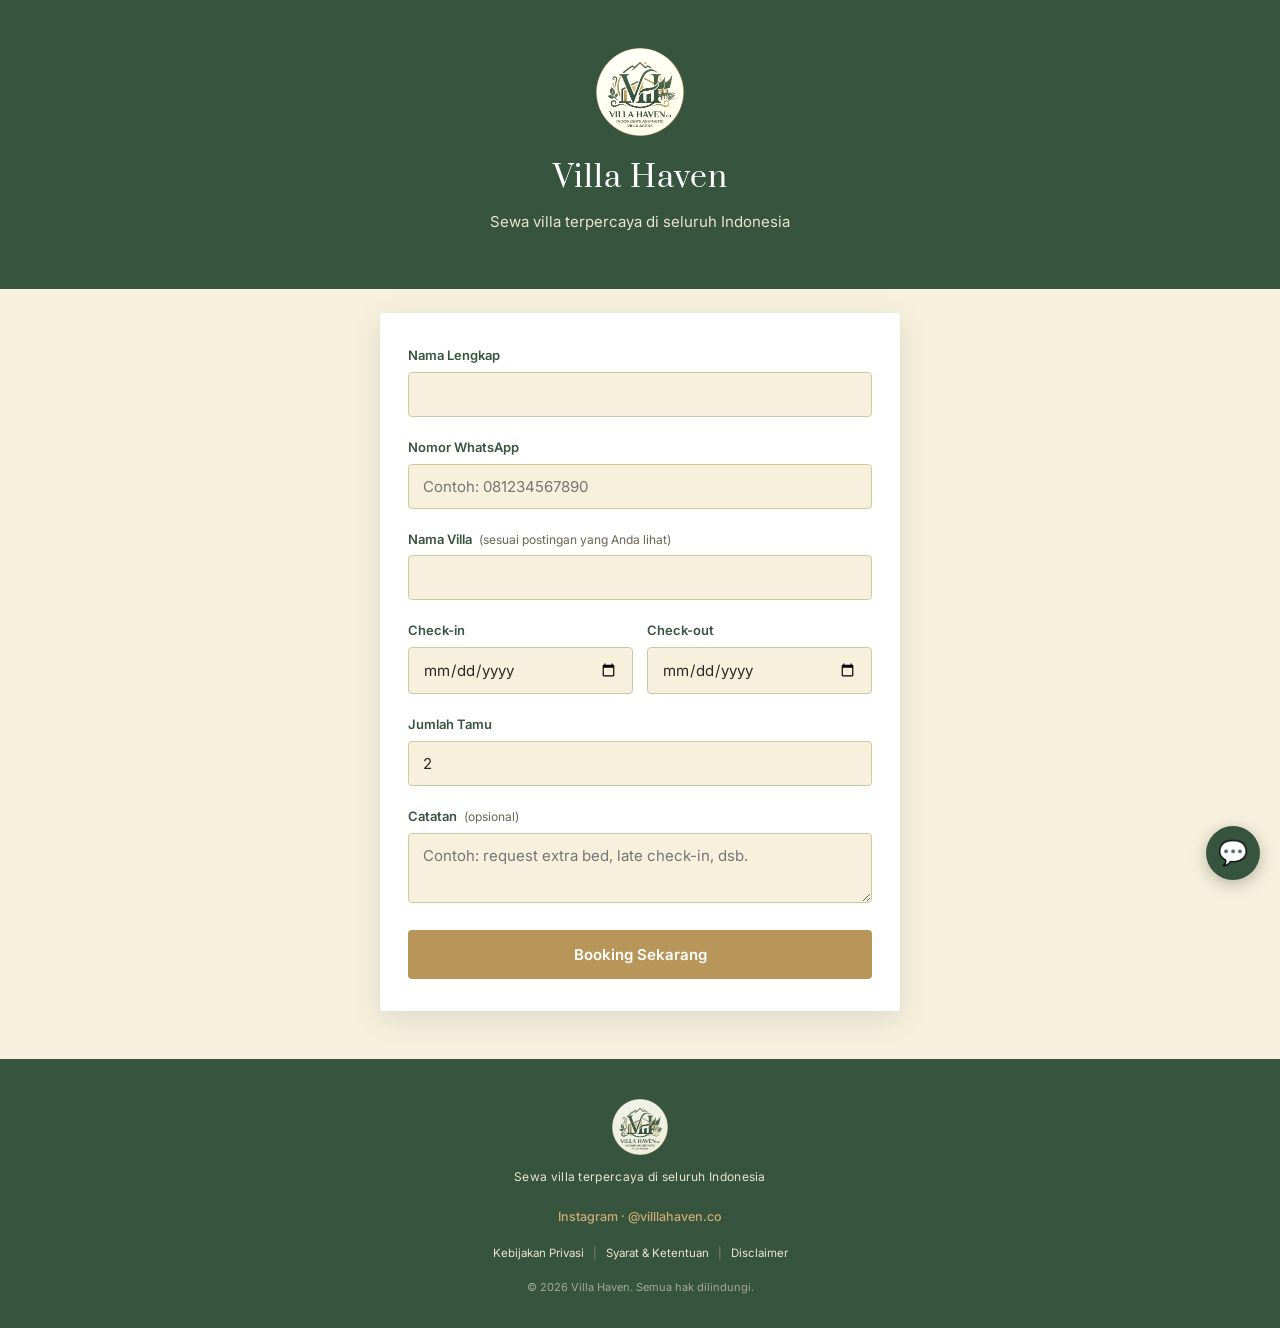
<file: index.html>
<!DOCTYPE html>
<html lang="id">
<head>
<meta charset="UTF-8">
<meta name="viewport" content="width=device-width, initial-scale=1.0">
<title>Villa Haven — Booking Villa</title>
<link rel="icon" href="logo.png">
<link rel="stylesheet" href="style.css">
</head>
<body>

<header class="header">
  <div class="wrap">
    <img src="logo.png" alt="Villa Haven" class="logo">
    <h1>Villa Haven</h1>
    <p>Sewa villa terpercaya di seluruh Indonesia</p>
  </div>
</header>

<main class="wrap">
  <form class="card" id="formBooking" novalidate>

    <div class="field">
      <label for="nama">Nama Lengkap</label>
      <input type="text" id="nama" name="nama" required>
      <div class="error-msg">Nama wajib diisi.</div>
    </div>

    <div class="field">
      <label for="whatsapp">Nomor WhatsApp</label>
      <input type="tel" id="whatsapp" name="whatsapp" placeholder="Contoh: 081234567890" required>
      <div class="error-msg">Nomor WhatsApp wajib diisi.</div>
    </div>

    <div class="field">
      <label for="villa">Nama Villa <span class="hint">(sesuai postingan yang Anda lihat)</span></label>
      <input type="text" id="villa" name="villa" required>
      <div class="error-msg">Nama villa wajib diisi.</div>
    </div>

    <div class="field-row">
      <div class="field">
        <label for="checkin">Check-in</label>
        <input type="date" id="checkin" name="checkin" required>
      </div>
      <div class="field">
        <label for="checkout">Check-out</label>
        <input type="date" id="checkout" name="checkout" required>
      </div>
    </div>
    <div class="error-msg" id="errorTanggal">Tanggal check-out harus setelah check-in.</div>

    <div class="field">
      <label for="tamu">Jumlah Tamu</label>
      <input type="number" id="tamu" name="tamu" min="1" value="2" required>
    </div>

    <div class="field">
      <label for="catatan">Catatan <span class="hint">(opsional)</span></label>
      <textarea id="catatan" name="catatan" placeholder="Contoh: request extra bed, late check-in, dsb."></textarea>
    </div>

    <button type="submit" class="btn">Booking Sekarang</button>
  </form>
</main>

<div id="global-footer"></div>

<a href="#" class="wa-float" id="waFloat" title="Chat Admin">💬</a>

<script src="config.js"></script>
<script src="footer.js"></script>
<script>
  // Tombol chat admin mengambang
  document.getElementById('waFloat').href =
    'https://wa.me/' + CONFIG.nomorWhatsApp + '?text=' + encodeURIComponent('Halo Villa Haven, saya mau tanya-tanya dulu.');

  // Validasi & submit form
  const form = document.getElementById('formBooking');
  form.addEventListener('submit', function (e) {
    e.preventDefault();

    let valid = true;
    document.querySelectorAll('.error-msg').forEach(el => el.style.display = 'none');

    const nama = document.getElementById('nama').value.trim();
    const wa = document.getElementById('whatsapp').value.trim();
    const villa = document.getElementById('villa').value.trim();
    const checkin = document.getElementById('checkin').value;
    const checkout = document.getElementById('checkout').value;
    const tamu = document.getElementById('tamu').value;
    const catatan = document.getElementById('catatan').value.trim();

    if (!nama) { showError('nama'); valid = false; }
    if (!wa) { showError('whatsapp'); valid = false; }
    if (!villa) { showError('villa'); valid = false; }
    if (checkin && checkout && new Date(checkout) <= new Date(checkin)) {
      document.getElementById('errorTanggal').style.display = 'block';
      valid = false;
    }

    if (!valid) return;

    function showError(id) {
      const field = document.getElementById(id);
      field.closest('.field').querySelector('.error-msg').style.display = 'block';
    }

    // Buat nomor booking otomatis: BK-YYYYMMDD-HHMM
    const now = new Date();
    const pad = n => String(n).padStart(2, '0');
    const noBooking = 'BK-' + now.getFullYear() + pad(now.getMonth()+1) + pad(now.getDate())
      + '-' + pad(now.getHours()) + pad(now.getMinutes());

    const data = { noBooking, nama, wa, villa, checkin, checkout, tamu, catatan };

    // Kirim notifikasi Telegram (kalau token sudah diisi di config.js)
    kirimNotifTelegram(data);

    // Pindah ke halaman invoice, data dititipkan lewat URL
    const params = new URLSearchParams(data).toString();
    window.location.href = 'invoice.html?' + params;
  });

  function kirimNotifTelegram(data) {
    if (!CONFIG.telegramBotToken || !CONFIG.telegramChatId) return; // dilewati kalau belum diisi

    const pesan =
      '🏡 *Booking Baru — Villa Haven*\n' +
      'No: ' + data.noBooking + '\n' +
      'Nama: ' + data.nama + '\n' +
      'WA: ' + data.wa + '\n' +
      'Villa: ' + data.villa + '\n' +
      'Check-in: ' + data.checkin + '\n' +
      'Check-out: ' + data.checkout + '\n' +
      'Tamu: ' + data.tamu + '\n' +
      'Catatan: ' + (data.catatan || '-');

    fetch('https://api.telegram.org/bot' + CONFIG.telegramBotToken + '/sendMessage', {
      method: 'POST',
      headers: { 'Content-Type': 'application/json' },
      body: JSON.stringify({
        chat_id: CONFIG.telegramChatId,
        text: pesan,
        parse_mode: 'Markdown'
      })
    }).catch(() => { /* diamkan kalau gagal, tidak boleh menghambat proses booking */ });
  }
</script>

</body>
</html>
</file>
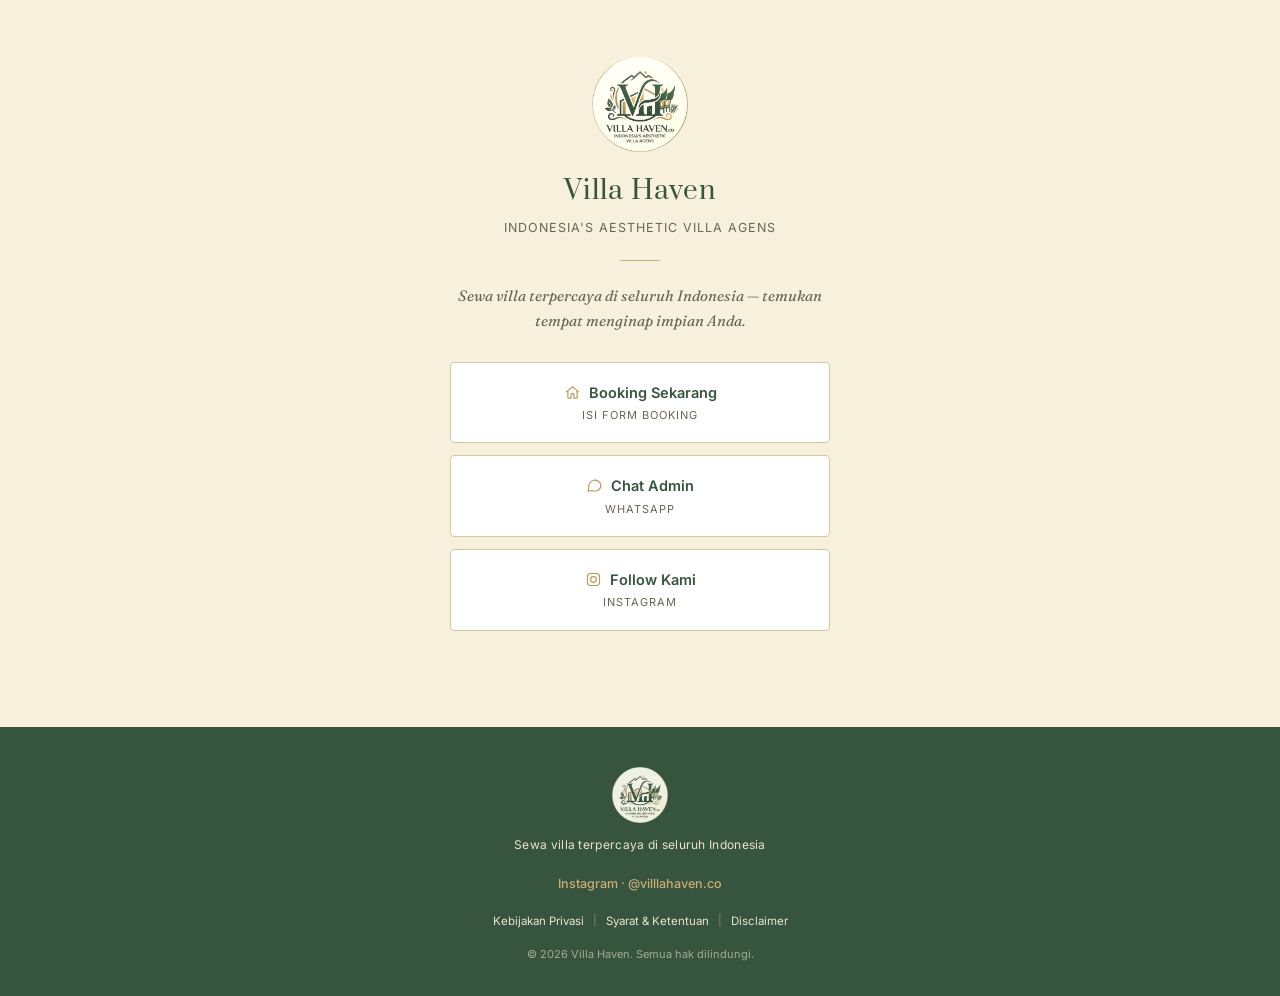
<file: bio.html>
<!DOCTYPE html>
<html lang="id">
<head>
<meta charset="UTF-8">
<meta name="viewport" content="width=device-width, initial-scale=1.0">
<title>Villa Haven — Link</title>
<link rel="icon" href="logo.png">
<link rel="stylesheet" href="style.css">
</head>
<body>

<main class="bio-main">
  <img src="logo.png" alt="Villa Haven" class="logo">
  <h1>Villa Haven</h1>
  <p class="tagline">Indonesia's Aesthetic Villa Agens</p>
  <div class="divider"></div>
  <p class="statement">Sewa villa terpercaya di seluruh Indonesia — temukan tempat menginap impian Anda.</p>

  <div class="bio-links">
    <a href="index.html" class="bio-link">
      <span class="t"><svg class="bio-icon" viewBox="0 0 24 24" fill="none" stroke="currentColor" stroke-width="1.6"><path d="M3 11.5 12 4l9 7.5"/><path d="M5.5 10v9a1 1 0 0 0 1 1H10v-5.5a1 1 0 0 1 1-1h2a1 1 0 0 1 1 1V20h3.5a1 1 0 0 0 1-1v-9"/></svg>Booking Sekarang</span>
      <span class="s">Isi Form Booking</span>
    </a>

    <a href="#" id="linkWa" class="bio-link" target="_blank" rel="noopener noreferrer">
      <span class="t"><svg class="bio-icon" viewBox="0 0 24 24" fill="none" stroke="currentColor" stroke-width="1.6"><path d="M21 11.5a8.5 8.5 0 0 1-12.36 7.57L3 20l1.02-5.4A8.5 8.5 0 1 1 21 11.5Z"/></svg>Chat Admin</span>
      <span class="s">WhatsApp</span>
    </a>

    <a href="#" id="linkIg" class="bio-link" target="_blank" rel="noopener noreferrer">
      <span class="t"><svg class="bio-icon" viewBox="0 0 24 24" fill="none" stroke="currentColor" stroke-width="1.6"><rect x="3.5" y="3.5" width="17" height="17" rx="4.5"/><circle cx="12" cy="12" r="4"/><circle cx="17" cy="7" r="0.6" fill="currentColor" stroke="none"/></svg>Follow Kami</span>
      <span class="s">Instagram</span>
    </a>
  </div>
</main>

<div id="global-footer"></div>

<script src="config.js"></script>
<script src="footer.js"></script>
<script>
  document.getElementById('linkWa').href =
    'https://wa.me/' + CONFIG.nomorWhatsApp + '?text=' + encodeURIComponent('Halo Villa Haven, saya mau tanya-tanya dulu.');
  document.getElementById('linkIg').href = 'https://instagram.com/' + CONFIG.instagramUsername;
</script>

</body>
</html>
</file>
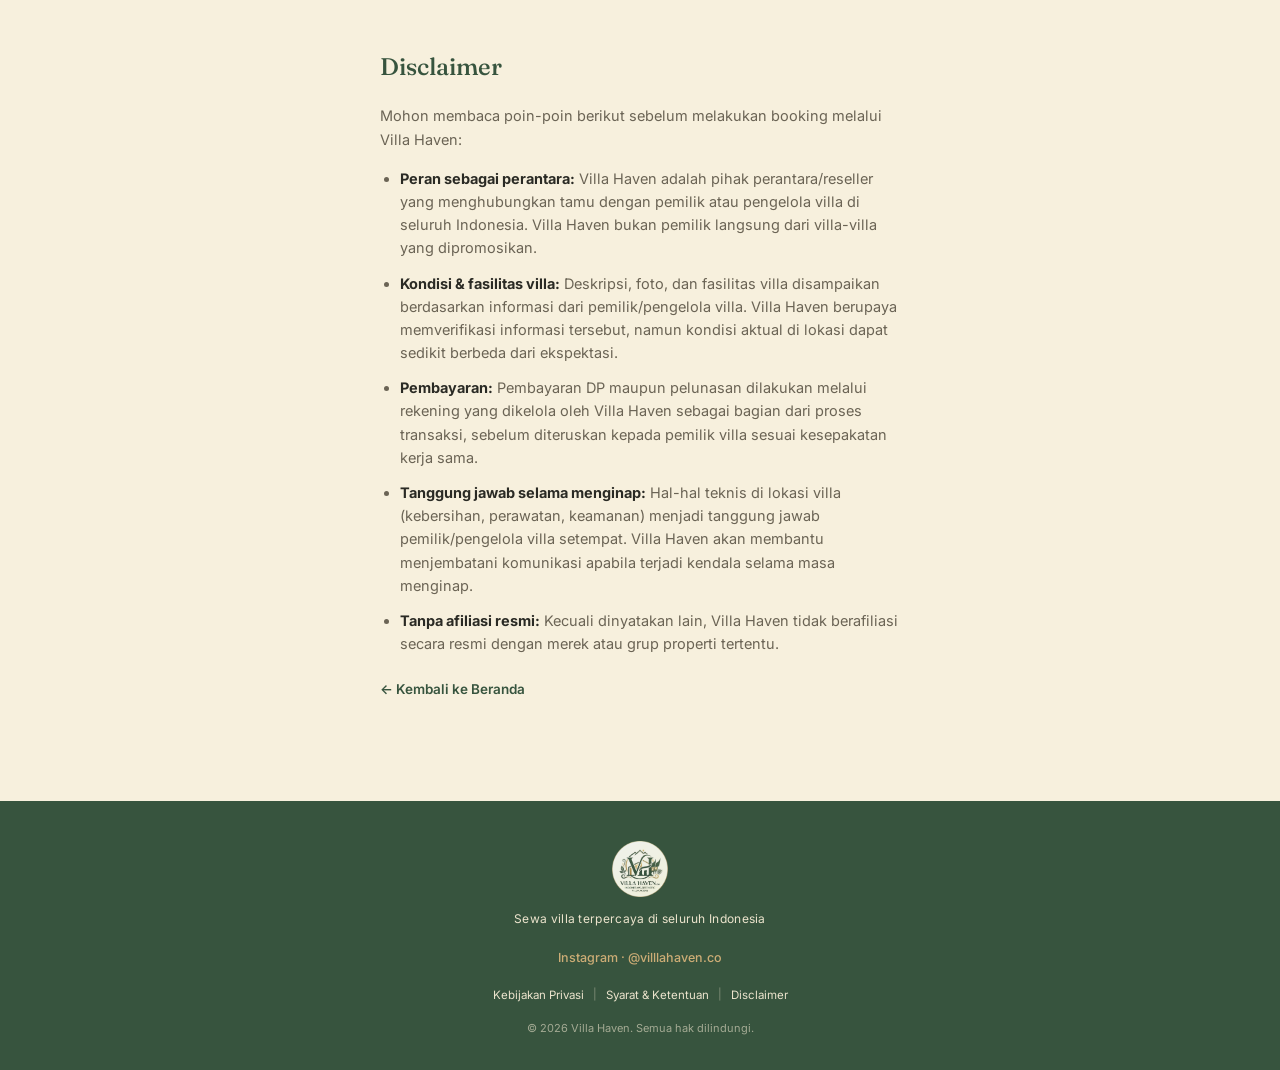
<file: disclaimer.html>
<!DOCTYPE html>
<html lang="id">
<head>
<meta charset="UTF-8">
<meta name="viewport" content="width=device-width, initial-scale=1.0">
<title>Disclaimer — Villa Haven</title>
<link rel="icon" href="logo.png">
<link rel="stylesheet" href="style.css">
</head>
<body>

<main class="policy-main">
  <h2>Disclaimer</h2>
  <p>Mohon membaca poin-poin berikut sebelum melakukan booking melalui Villa Haven:</p>

  <ul>
    <li><strong>Peran sebagai perantara:</strong> Villa Haven adalah pihak perantara/reseller yang menghubungkan tamu dengan pemilik atau pengelola villa di seluruh Indonesia. Villa Haven bukan pemilik langsung dari villa-villa yang dipromosikan.</li>
    <li><strong>Kondisi &amp; fasilitas villa:</strong> Deskripsi, foto, dan fasilitas villa disampaikan berdasarkan informasi dari pemilik/pengelola villa. Villa Haven berupaya memverifikasi informasi tersebut, namun kondisi aktual di lokasi dapat sedikit berbeda dari ekspektasi.</li>
    <li><strong>Pembayaran:</strong> Pembayaran DP maupun pelunasan dilakukan melalui rekening yang dikelola oleh Villa Haven sebagai bagian dari proses transaksi, sebelum diteruskan kepada pemilik villa sesuai kesepakatan kerja sama.</li>
    <li><strong>Tanggung jawab selama menginap:</strong> Hal-hal teknis di lokasi villa (kebersihan, perawatan, keamanan) menjadi tanggung jawab pemilik/pengelola villa setempat. Villa Haven akan membantu menjembatani komunikasi apabila terjadi kendala selama masa menginap.</li>
    <li><strong>Tanpa afiliasi resmi:</strong> Kecuali dinyatakan lain, Villa Haven tidak berafiliasi secara resmi dengan merek atau grup properti tertentu.</li>
  </ul>

  <a href="bio.html" class="policy-back">← Kembali ke Beranda</a>
</main>

<div id="global-footer"></div>
<script src="config.js"></script>
<script src="footer.js"></script>
</body>
</html>
</file>
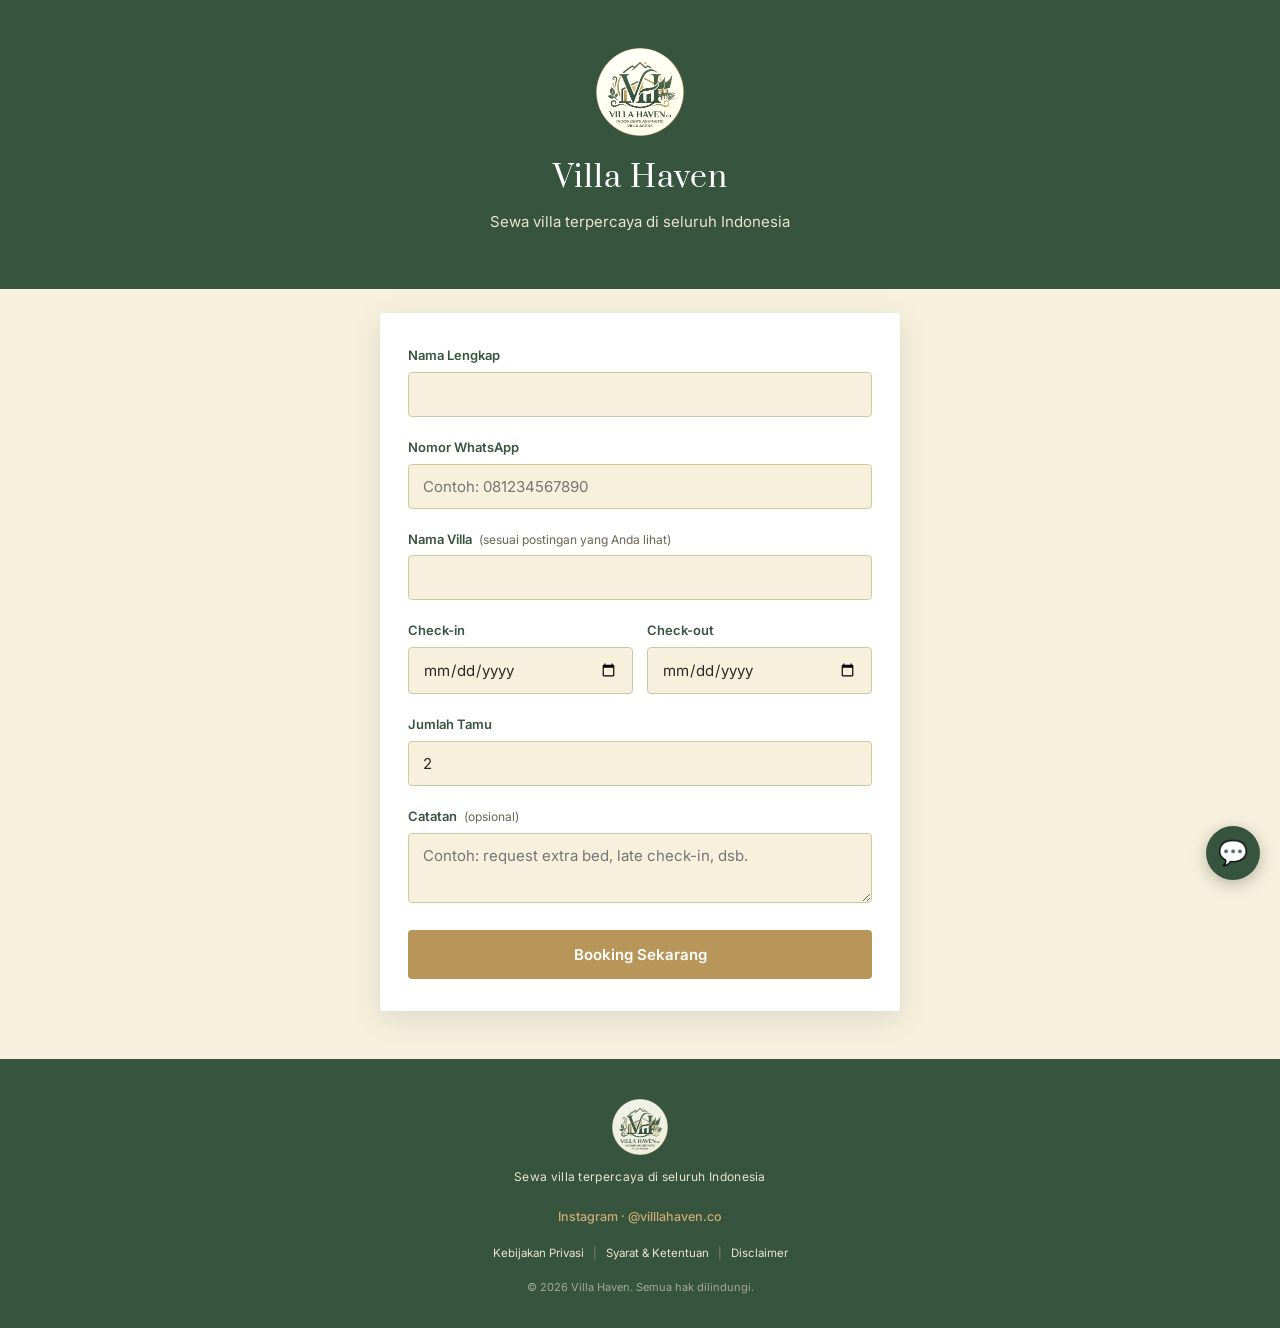
<file: invoice.html>
<!DOCTYPE html>
<html lang="id">
<head>
<meta charset="UTF-8">
<meta name="viewport" content="width=device-width, initial-scale=1.0">
<title>Booking Diterima — Villa Haven</title>
<link rel="icon" href="logo.png">
<link rel="stylesheet" href="style.css">
</head>
<body>

<header class="header">
  <div class="wrap">
    <img src="logo.png" alt="Villa Haven" class="logo">
    <h1>Villa Haven</h1>
  </div>
</header>

<main class="wrap">
  <div class="invoice-header">
    <div class="check">✓</div>
    <h2>Booking Anda Diterima</h2>
    <p style="color:var(--teks-lembut); margin-top:8px;">Simpan nomor booking ini sebagai referensi.</p>
  </div>

  <div class="invoice-box" id="isiInvoice">
    <div class="invoice-no" id="noBooking">—</div>
    <div class="row"><span>Nama</span><span id="dNama">—</span></div>
    <div class="row"><span>WhatsApp</span><span id="dWa">—</span></div>
    <div class="row"><span>Villa</span><span id="dVilla">—</span></div>
    <div class="row"><span>Check-in</span><span id="dCheckin">—</span></div>
    <div class="row"><span>Check-out</span><span id="dCheckout">—</span></div>
    <div class="row"><span>Jumlah Tamu</span><span id="dTamu">—</span></div>
    <div class="row" id="rowCatatan"><span>Catatan</span><span id="dCatatan">—</span></div>

    <div class="pay-box">
      <div class="label">Transfer DP 50% ke rekening</div>
      <div class="value" id="payBank">—</div>
      <div class="value" id="payNorek">—</div>
      <div class="label" style="margin-top:4px;" id="payAn">—</div>
    </div>

    <p style="font-size:13px; color:var(--teks-lembut); margin-top:16px;">
      Admin akan menghubungi Anda untuk konfirmasi ketersediaan dan total harga final.
      Setelah transfer, klik tombol di bawah untuk kirim bukti pembayaran ke admin.
    </p>

    <div class="actions">
      <a href="#" class="btn" id="btnKonfirmasi">✓ Konfirmasi Sudah Bayar</a>
      <a href="index.html" class="btn btn-outline">Booking Lagi</a>
    </div>
  </div>
</main>

<div id="global-footer"></div>

<script src="config.js"></script>
<script src="footer.js"></script>
<script>
  const params = new URLSearchParams(window.location.search);

  function ambil(key) { return params.get(key) || '-'; }

  document.getElementById('noBooking').textContent = ambil('noBooking');
  document.getElementById('dNama').textContent = ambil('nama');
  document.getElementById('dWa').textContent = ambil('wa');
  document.getElementById('dVilla').textContent = ambil('villa');
  document.getElementById('dCheckin').textContent = formatTanggal(ambil('checkin'));
  document.getElementById('dCheckout').textContent = formatTanggal(ambil('checkout'));
  document.getElementById('dTamu').textContent = ambil('tamu');

  const catatan = params.get('catatan');
  if (!catatan) {
    document.getElementById('rowCatatan').style.display = 'none';
  } else {
    document.getElementById('dCatatan').textContent = catatan;
  }

  document.getElementById('payBank').textContent = CONFIG.namaBank + ' — ' + CONFIG.nomorRekening;
  document.getElementById('payNorek').textContent = '';
  document.getElementById('payAn').textContent = 'a.n. ' + CONFIG.atasNamaRekening;

  // Kalau tidak ada data booking sama sekali (akses langsung tanpa isi form), arahkan balik
  if (!params.get('noBooking')) {
    window.location.href = 'index.html';
  }

  // Tombol konfirmasi sudah bayar -> buka WhatsApp admin
  const pesanWa =
    'Halo Villa Haven, saya sudah transfer DP untuk booking:\n' +
    'No. Booking: ' + ambil('noBooking') + '\n' +
    'Nama: ' + ambil('nama') + '\n' +
    'Villa: ' + ambil('villa') + '\n' +
    'Check-in: ' + formatTanggal(ambil('checkin')) + '\n' +
    'Check-out: ' + formatTanggal(ambil('checkout')) + '\n' +
    'Mohon dikonfirmasi. Terima kasih.';

  document.getElementById('btnKonfirmasi').href =
    'https://wa.me/' + CONFIG.nomorWhatsApp + '?text=' + encodeURIComponent(pesanWa);

  function formatTanggal(iso) {
    if (!iso || iso === '-') return '-';
    const d = new Date(iso + 'T00:00:00');
    if (isNaN(d)) return iso;
    const bulan = ['Jan','Feb','Mar','Apr','Mei','Jun','Jul','Agu','Sep','Okt','Nov','Des'];
    return d.getDate() + ' ' + bulan[d.getMonth()] + ' ' + d.getFullYear();
  }
</script>

</body>
</html>
</file>
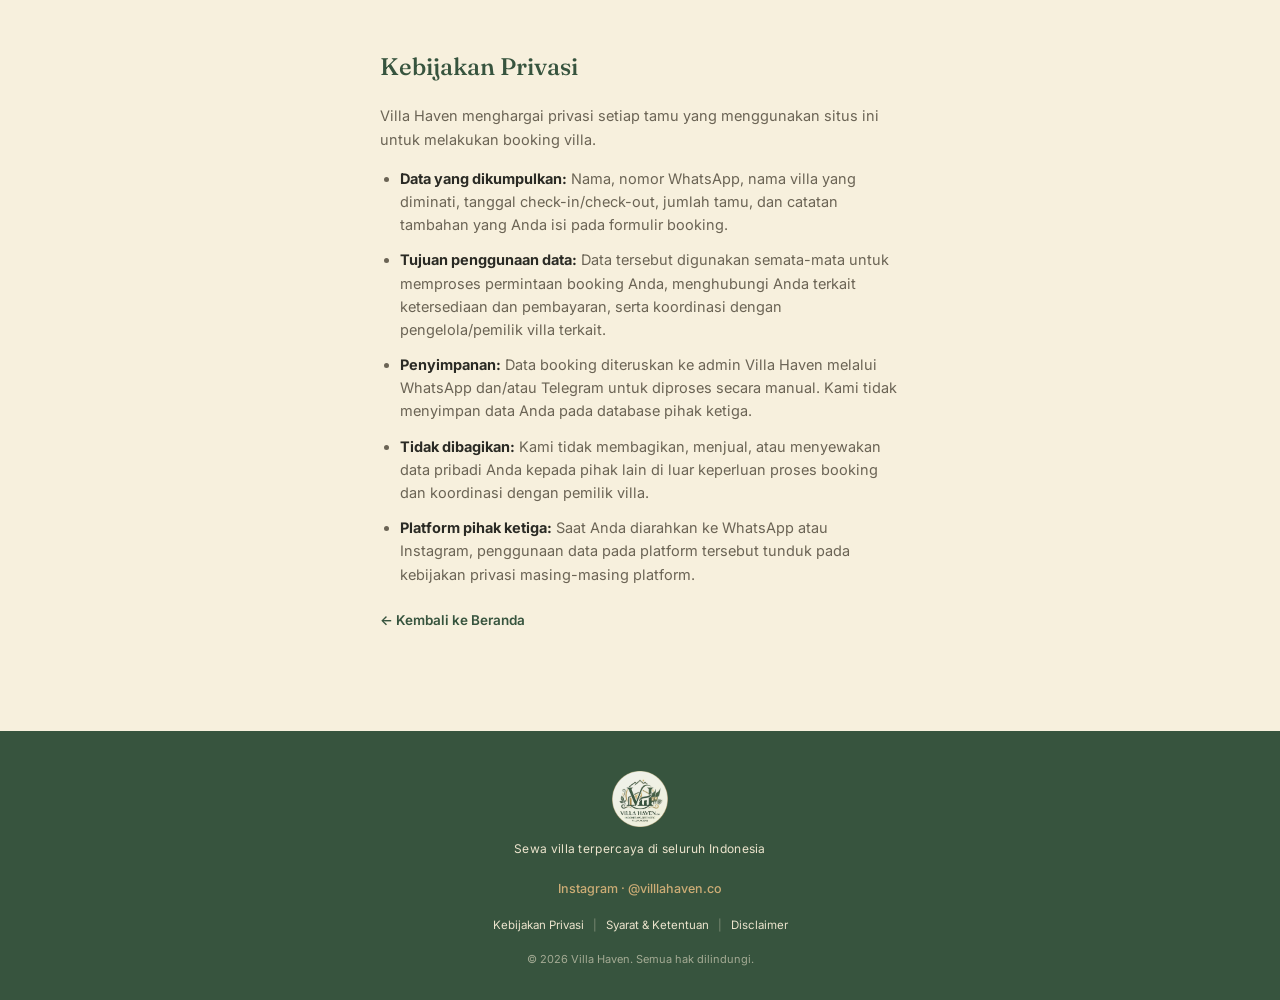
<file: privacy.html>
<!DOCTYPE html>
<html lang="id">
<head>
<meta charset="UTF-8">
<meta name="viewport" content="width=device-width, initial-scale=1.0">
<title>Kebijakan Privasi — Villa Haven</title>
<link rel="icon" href="logo.png">
<link rel="stylesheet" href="style.css">
</head>
<body>

<main class="policy-main">
  <h2>Kebijakan Privasi</h2>
  <p>Villa Haven menghargai privasi setiap tamu yang menggunakan situs ini untuk melakukan booking villa.</p>

  <ul>
    <li><strong>Data yang dikumpulkan:</strong> Nama, nomor WhatsApp, nama villa yang diminati, tanggal check-in/check-out, jumlah tamu, dan catatan tambahan yang Anda isi pada formulir booking.</li>
    <li><strong>Tujuan penggunaan data:</strong> Data tersebut digunakan semata-mata untuk memproses permintaan booking Anda, menghubungi Anda terkait ketersediaan dan pembayaran, serta koordinasi dengan pengelola/pemilik villa terkait.</li>
    <li><strong>Penyimpanan:</strong> Data booking diteruskan ke admin Villa Haven melalui WhatsApp dan/atau Telegram untuk diproses secara manual. Kami tidak menyimpan data Anda pada database pihak ketiga.</li>
    <li><strong>Tidak dibagikan:</strong> Kami tidak membagikan, menjual, atau menyewakan data pribadi Anda kepada pihak lain di luar keperluan proses booking dan koordinasi dengan pemilik villa.</li>
    <li><strong>Platform pihak ketiga:</strong> Saat Anda diarahkan ke WhatsApp atau Instagram, penggunaan data pada platform tersebut tunduk pada kebijakan privasi masing-masing platform.</li>
  </ul>

  <a href="bio.html" class="policy-back">← Kembali ke Beranda</a>
</main>

<div id="global-footer"></div>
<script src="config.js"></script>
<script src="footer.js"></script>
</body>
</html>
</file>
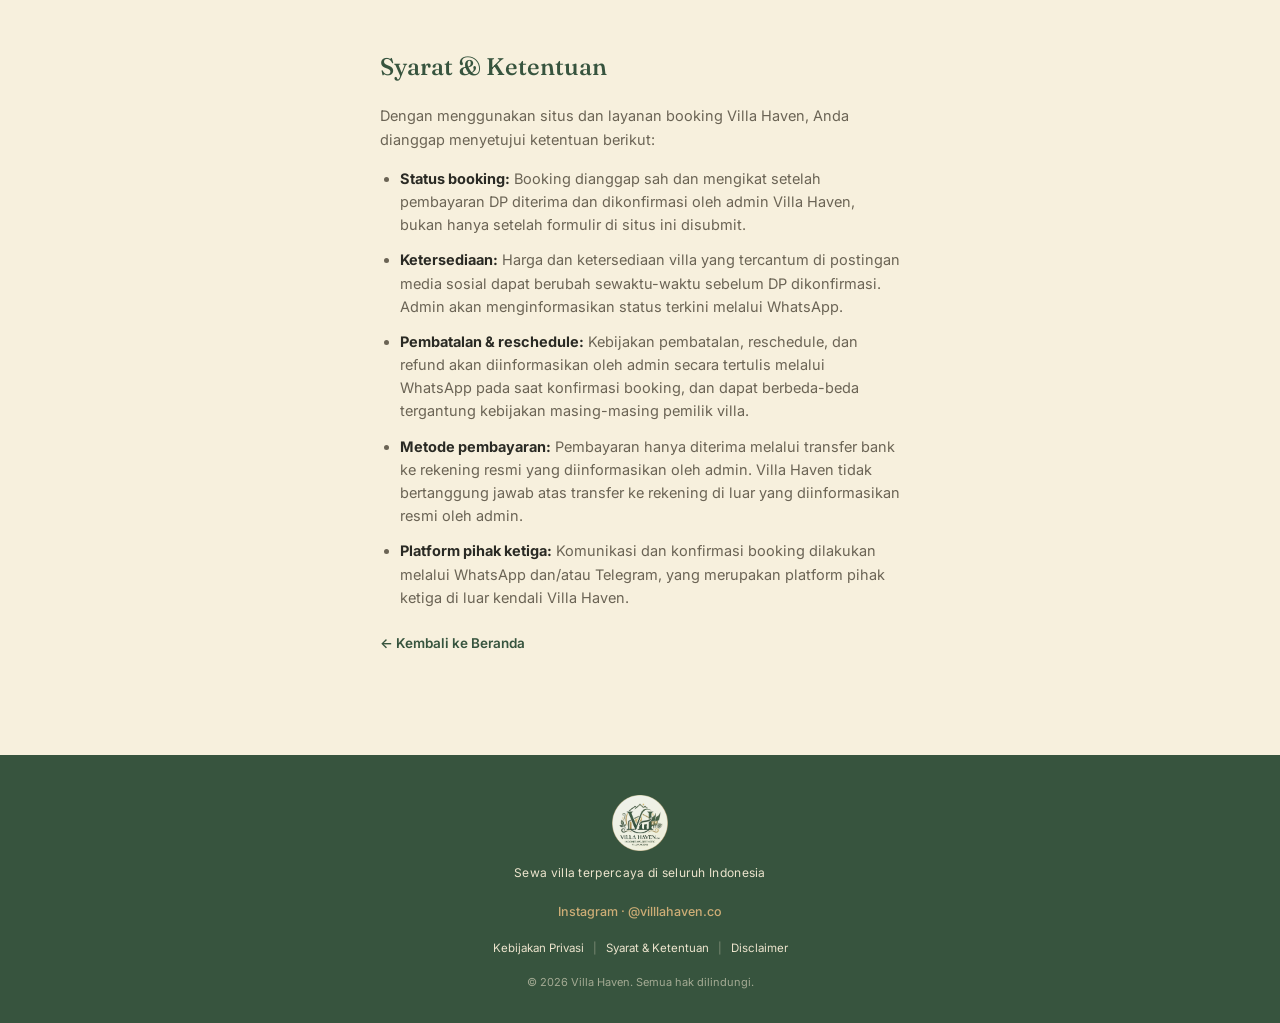
<file: terms.html>
<!DOCTYPE html>
<html lang="id">
<head>
<meta charset="UTF-8">
<meta name="viewport" content="width=device-width, initial-scale=1.0">
<title>Syarat &amp; Ketentuan — Villa Haven</title>
<link rel="icon" href="logo.png">
<link rel="stylesheet" href="style.css">
</head>
<body>

<main class="policy-main">
  <h2>Syarat &amp; Ketentuan</h2>
  <p>Dengan menggunakan situs dan layanan booking Villa Haven, Anda dianggap menyetujui ketentuan berikut:</p>

  <ul>
    <li><strong>Status booking:</strong> Booking dianggap sah dan mengikat setelah pembayaran DP diterima dan dikonfirmasi oleh admin Villa Haven, bukan hanya setelah formulir di situs ini disubmit.</li>
    <li><strong>Ketersediaan:</strong> Harga dan ketersediaan villa yang tercantum di postingan media sosial dapat berubah sewaktu-waktu sebelum DP dikonfirmasi. Admin akan menginformasikan status terkini melalui WhatsApp.</li>
    <li><strong>Pembatalan &amp; reschedule:</strong> Kebijakan pembatalan, reschedule, dan refund akan diinformasikan oleh admin secara tertulis melalui WhatsApp pada saat konfirmasi booking, dan dapat berbeda-beda tergantung kebijakan masing-masing pemilik villa.</li>
    <li><strong>Metode pembayaran:</strong> Pembayaran hanya diterima melalui transfer bank ke rekening resmi yang diinformasikan oleh admin. Villa Haven tidak bertanggung jawab atas transfer ke rekening di luar yang diinformasikan resmi oleh admin.</li>
    <li><strong>Platform pihak ketiga:</strong> Komunikasi dan konfirmasi booking dilakukan melalui WhatsApp dan/atau Telegram, yang merupakan platform pihak ketiga di luar kendali Villa Haven.</li>
  </ul>

  <a href="bio.html" class="policy-back">← Kembali ke Beranda</a>
</main>

<div id="global-footer"></div>
<script src="config.js"></script>
<script src="footer.js"></script>
</body>
</html>
</file>
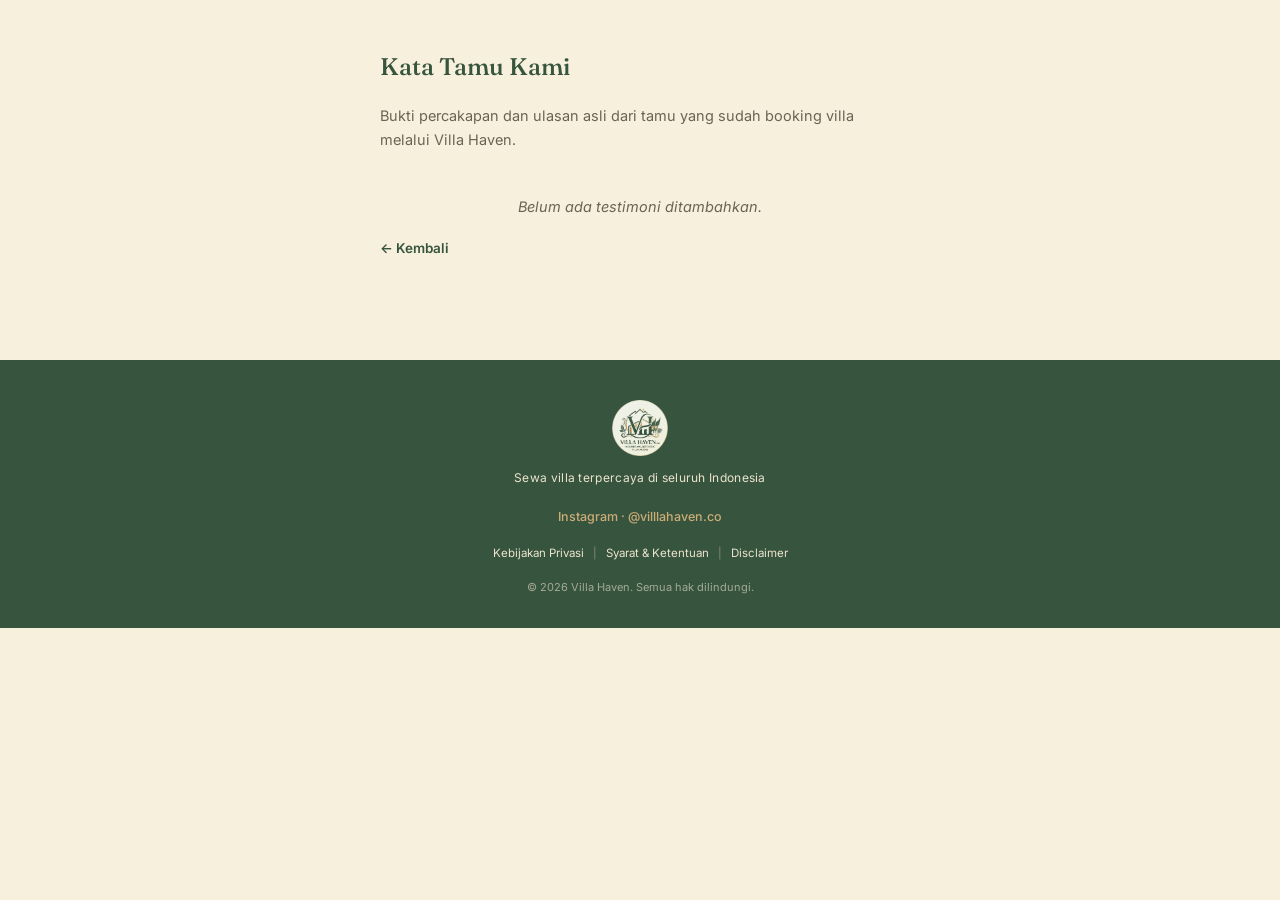
<file: testimoni.html>
<!--
  ============================================================
  CARA MENAMBAHKAN TESTIMONI (screenshot chat WA, dll)
  ============================================================
  1. Simpan gambar screenshot Anda dengan nama:
     testi-1.jpg, testi-2.jpg, testi-3.jpg, dst.
     (boleh .jpg atau .png, sesuaikan penulisan di bawah)

  2. Upload gambar-gambar itu ke repo GitHub yang sama
     (sejajar dengan file index.html, style.css, dll).

  3. Tambahkan satu baris di dalam array "gambarTestimoni"
     di bagian <script> paling bawah file ini, untuk setiap
     gambar baru. Urutan di array = urutan tampil di halaman.

  4. Jika mau ditampilkan di halaman bio, buka bio.html dan
     tambahkan kembali tombol menuju testimoni.html.
  ============================================================
-->
<!DOCTYPE html>
<html lang="id">
<head>
<meta charset="UTF-8">
<meta name="viewport" content="width=device-width, initial-scale=1.0">
<title>Testimoni Tamu — Villa Haven</title>
<link rel="icon" href="logo.png">
<link rel="stylesheet" href="style.css">
</head>
<body>

<main class="policy-main">
  <h2>Kata Tamu Kami</h2>
  <p>Bukti percakapan dan ulasan asli dari tamu yang sudah booking villa melalui Villa Haven.</p>

  <div class="testi-gallery" id="testiGallery"></div>
  <p class="testi-empty" id="testiEmpty">Belum ada testimoni ditambahkan.</p>

  <a href="bio.html" class="policy-back">← Kembali</a>
</main>

<div id="global-footer"></div>
<script src="config.js"></script>
<script src="footer.js"></script>
<script>
  // Tambahkan nama file gambar testimoni di sini, satu per baris:
  const gambarTestimoni = [
    // "testi-1.jpg",
    // "testi-2.jpg",
  ];

  const gallery = document.getElementById('testiGallery');
  const empty = document.getElementById('testiEmpty');

  if (gambarTestimoni.length > 0) {
    empty.style.display = 'none';
    gambarTestimoni.forEach(src => {
      const img = document.createElement('img');
      img.src = src;
      img.alt = 'Testimoni tamu Villa Haven';
      img.className = 'testi-img';
      gallery.appendChild(img);
    });
  }
</script>

</body>
</html>
</file>
<file: style.css>
/* ============================================================
   VILLA HAVEN — Gaya Situs
   ============================================================ */

@import url('https://fonts.googleapis.com/css2?family=Prata&family=Fraunces:opsz,wght@9..144,400;9..144,500;9..144,600&family=Inter:wght@400;500;600&display=swap');

:root {
  --hijau-tua: #37543e;
  --hijau-tua-2: #446852;
  --pasir: #f7f0dd;
  --pasir-gelap: #ece4cd;
  --emas: #b8965a;
  --emas-terang: #cdad76;
  --teks: #2a2a24;
  --teks-lembut: #6b6455;
  --putih: #ffffff;
  --garis: #d4c7a0;
  --radius: 4px;
}

* { box-sizing: border-box; }

body {
  margin: 0;
  background: var(--pasir);
  color: var(--teks);
  font-family: 'Inter', -apple-system, sans-serif;
  line-height: 1.6;
  -webkit-font-smoothing: antialiased;
}

h1, h2, h3 {
  font-family: 'Fraunces', Georgia, serif;
  font-weight: 500;
  margin: 0;
  color: var(--hijau-tua);
}

a { color: inherit; }

.wrap {
  max-width: 560px;
  margin: 0 auto;
  padding: 0 20px;
}

/* ---------- HEADER ---------- */
.header {
  background: var(--hijau-tua);
  padding: 48px 0 40px;
  text-align: center;
}

.header img.logo {
  width: 88px;
  height: 88px;
  display: block;
  margin: 0 auto 18px;
}

.header h1 {
  color: var(--putih);
  font-size: 30px;
  font-family: 'Prata', serif;
  letter-spacing: 1px;
}

.header p {
  color: var(--pasir-gelap);
  font-size: 15px;
  margin-top: 8px;
}

/* ---------- CARD FORM ---------- */
.card {
  background: var(--putih);
  border-radius: var(--radius);
  padding: 32px 28px;
  margin-top: 24px;
  box-shadow: 0 8px 30px rgba(28, 58, 51, 0.12);
}

.field {
  margin-bottom: 20px;
}

.field label {
  display: block;
  font-size: 13px;
  font-weight: 600;
  color: var(--hijau-tua);
  margin-bottom: 6px;
}

.field .hint {
  font-size: 12px;
  color: var(--teks-lembut);
  font-weight: 400;
  margin-left: 4px;
}

.field input,
.field textarea {
  width: 100%;
  padding: 12px 14px;
  border: 1px solid var(--garis);
  border-radius: var(--radius);
  font-family: inherit;
  font-size: 15px;
  color: var(--teks);
  background: var(--pasir);
}

.field input:focus,
.field textarea:focus {
  outline: none;
  border-color: var(--emas);
  background: var(--putih);
}

.field-row {
  display: flex;
  gap: 14px;
}

.field-row .field {
  flex: 1;
}

textarea {
  resize: vertical;
  min-height: 70px;
}

.btn {
  display: block;
  width: 100%;
  padding: 15px;
  background: var(--emas);
  color: var(--putih);
  border: none;
  border-radius: var(--radius);
  font-family: 'Inter', sans-serif;
  font-size: 15px;
  font-weight: 600;
  cursor: pointer;
  text-align: center;
  text-decoration: none;
}

.btn:hover { background: var(--emas-terang); }

.btn-outline {
  background: transparent;
  border: 1px solid var(--hijau-tua);
  color: var(--hijau-tua);
}

.btn-outline:hover { background: var(--hijau-tua); color: var(--putih); }

.error-msg {
  font-size: 13px;
  color: #a3402d;
  margin-top: 6px;
  display: none;
}

/* ---------- KONTAK MENGAMBANG ---------- */
.wa-float {
  position: fixed;
  right: 20px;
  bottom: 20px;
  background: var(--hijau-tua);
  color: var(--putih);
  width: 54px;
  height: 54px;
  border-radius: 50%;
  display: flex;
  align-items: center;
  justify-content: center;
  box-shadow: 0 4px 16px rgba(0,0,0,0.25);
  text-decoration: none;
  font-size: 24px;
}

/* ---------- INVOICE ---------- */
.invoice-header {
  text-align: center;
  padding: 40px 0 10px;
}

.invoice-header .check {
  width: 52px;
  height: 52px;
  border-radius: 50%;
  background: var(--emas);
  color: var(--putih);
  display: flex;
  align-items: center;
  justify-content: center;
  margin: 0 auto 16px;
  font-size: 26px;
}

.invoice-box {
  background: var(--putih);
  border-radius: var(--radius);
  padding: 28px;
  margin-top: 20px;
  box-shadow: 0 8px 30px rgba(28,58,51,0.1);
}

.invoice-no {
  text-align: center;
  font-family: 'Fraunces', serif;
  font-size: 20px;
  color: var(--hijau-tua);
  padding-bottom: 18px;
  border-bottom: 1px dashed var(--garis);
  margin-bottom: 18px;
}

.row {
  display: flex;
  justify-content: space-between;
  padding: 9px 0;
  font-size: 14.5px;
  border-bottom: 1px solid #f1ede2;
}

.row span:first-child { color: var(--teks-lembut); }
.row span:last-child { font-weight: 500; text-align: right; }

.pay-box {
  background: var(--pasir);
  border: 1px solid var(--garis);
  border-radius: var(--radius);
  padding: 18px 20px;
  margin-top: 22px;
}

.pay-box .label {
  font-size: 12px;
  color: var(--teks-lembut);
  text-transform: none;
}

.pay-box .value {
  font-size: 17px;
  font-weight: 600;
  color: var(--hijau-tua);
  margin-top: 2px;
}

.actions {
  margin-top: 24px;
  display: flex;
  flex-direction: column;
  gap: 10px;
}

/* ---------- FOOTER GLOBAL ---------- */
#global-footer {
  width: 100%;
  background: var(--hijau-tua);
  padding: 40px 20px 32px;
  text-align: center;
  margin-top: 48px;
}

.footer-logo {
  width: 56px;
  height: 56px;
  object-fit: contain;
  display: block;
  margin: 0 auto 12px;
  opacity: 0.92;
}

.footer-tagline {
  font-size: 12px;
  color: var(--pasir-gelap);
  letter-spacing: 0.3px;
  margin-bottom: 16px;
}

.footer-ig a {
  font-size: 12.5px;
  color: var(--emas-terang);
  text-decoration: none;
  font-weight: 500;
}

.footer-nav {
  margin-top: 16px;
  display: flex;
  justify-content: center;
  align-items: center;
  gap: 9px;
  flex-wrap: wrap;
}

.footer-nav a {
  font-size: 11.5px;
  color: var(--pasir-gelap);
  text-decoration: none;
}

.footer-nav a:hover { color: var(--putih); }

.footer-nav span {
  color: var(--pasir-gelap);
  opacity: 0.4;
  font-size: 11px;
}

.footer-copy {
  margin-top: 16px;
  font-size: 11px;
  color: var(--pasir-gelap);
  opacity: 0.6;
}

/* ---------- HALAMAN KEBIJAKAN (privacy/terms/disclaimer) ---------- */
.policy-main {
  max-width: 560px;
  margin: 0 auto;
  padding: 48px 20px 20px;
}

.policy-main h2 {
  font-size: 24px;
  margin-bottom: 18px;
}

.policy-main p,
.policy-main li {
  font-size: 14.5px;
  color: var(--teks-lembut);
  margin-bottom: 12px;
}

.policy-main ul {
  padding-left: 20px;
  margin-bottom: 16px;
}

.policy-main strong { color: var(--teks); }

.policy-back {
  display: inline-block;
  margin-top: 8px;
  margin-bottom: 32px;
  font-size: 13.5px;
  font-weight: 600;
  color: var(--hijau-tua);
  text-decoration: none;
}

/* ---------- HALAMAN BIO (link-in-bio) ---------- */
.bio-main {
  max-width: 420px;
  margin: 0 auto;
  padding: 56px 20px 0;
  text-align: center;
}

.bio-main .logo {
  width: 96px;
  height: 96px;
  margin: 0 auto 18px;
  display: block;
}

.bio-main h1 {
  font-size: 26px;
  font-family: 'Prata', serif;
  letter-spacing: 1px;
}

.bio-main .tagline {
  font-size: 12.5px;
  color: var(--teks-lembut);
  letter-spacing: 1px;
  text-transform: uppercase;
  margin-top: 6px;
}

.bio-main .divider {
  width: 40px;
  height: 1px;
  background: var(--emas);
  margin: 22px auto;
  opacity: 0.7;
}

.bio-main .statement {
  font-family: 'Fraunces', serif;
  font-style: italic;
  font-size: 15px;
  color: var(--teks-lembut);
  line-height: 1.7;
  margin-bottom: 28px;
}

.bio-links {
  display: flex;
  flex-direction: column;
  gap: 12px;
  padding-bottom: 48px;
}

.bio-link {
  display: flex;
  flex-direction: column;
  align-items: center;
  padding: 18px 20px;
  background: var(--putih);
  border: 1px solid var(--garis);
  border-radius: var(--radius);
  text-decoration: none;
}

.bio-link:hover {
  border-color: var(--emas);
}

.bio-link .t {
  font-size: 14.5px;
  font-weight: 600;
  color: var(--hijau-tua);
  display: inline-flex;
  align-items: center;
  gap: 8px;
}

.bio-icon {
  width: 17px;
  height: 17px;
  color: var(--emas);
  flex-shrink: 0;
}

.bio-link .s {
  font-size: 11px;
  color: var(--teks-lembut);
  letter-spacing: 1px;
  text-transform: uppercase;
  margin-top: 3px;
}

/* ---------- HALAMAN TESTIMONI ---------- */
.testi-card {
  background: var(--putih);
  border: 1px solid var(--garis);
  border-radius: var(--radius);
  padding: 18px 20px;
  margin-bottom: 14px;
}

.testi-card .nama {
  font-weight: 600;
  color: var(--hijau-tua);
  font-size: 14px;
  margin-bottom: 3px;
}

.testi-card .villa {
  font-size: 12px;
  color: var(--emas);
  margin-bottom: 8px;
}

.testi-card .ulasan {
  font-size: 13.5px;
  color: var(--teks-lembut);
  font-style: italic;
}

/* ---------- GALERI TESTIMONI (gambar) ---------- */
.testi-gallery {
  display: grid;
  grid-template-columns: repeat(auto-fill, minmax(140px, 1fr));
  gap: 12px;
  margin-top: 20px;
}

.testi-img {
  width: 100%;
  border-radius: var(--radius);
  border: 1px solid var(--garis);
  display: block;
}

.testi-empty {
  text-align: center;
  color: var(--teks-lembut);
  font-size: 13.5px;
  margin-top: 24px;
  font-style: italic;
}

@media (max-width: 420px) {
  .field-row { flex-direction: column; gap: 0; }
  .header { padding: 38px 0 34px; }
}
</file>
